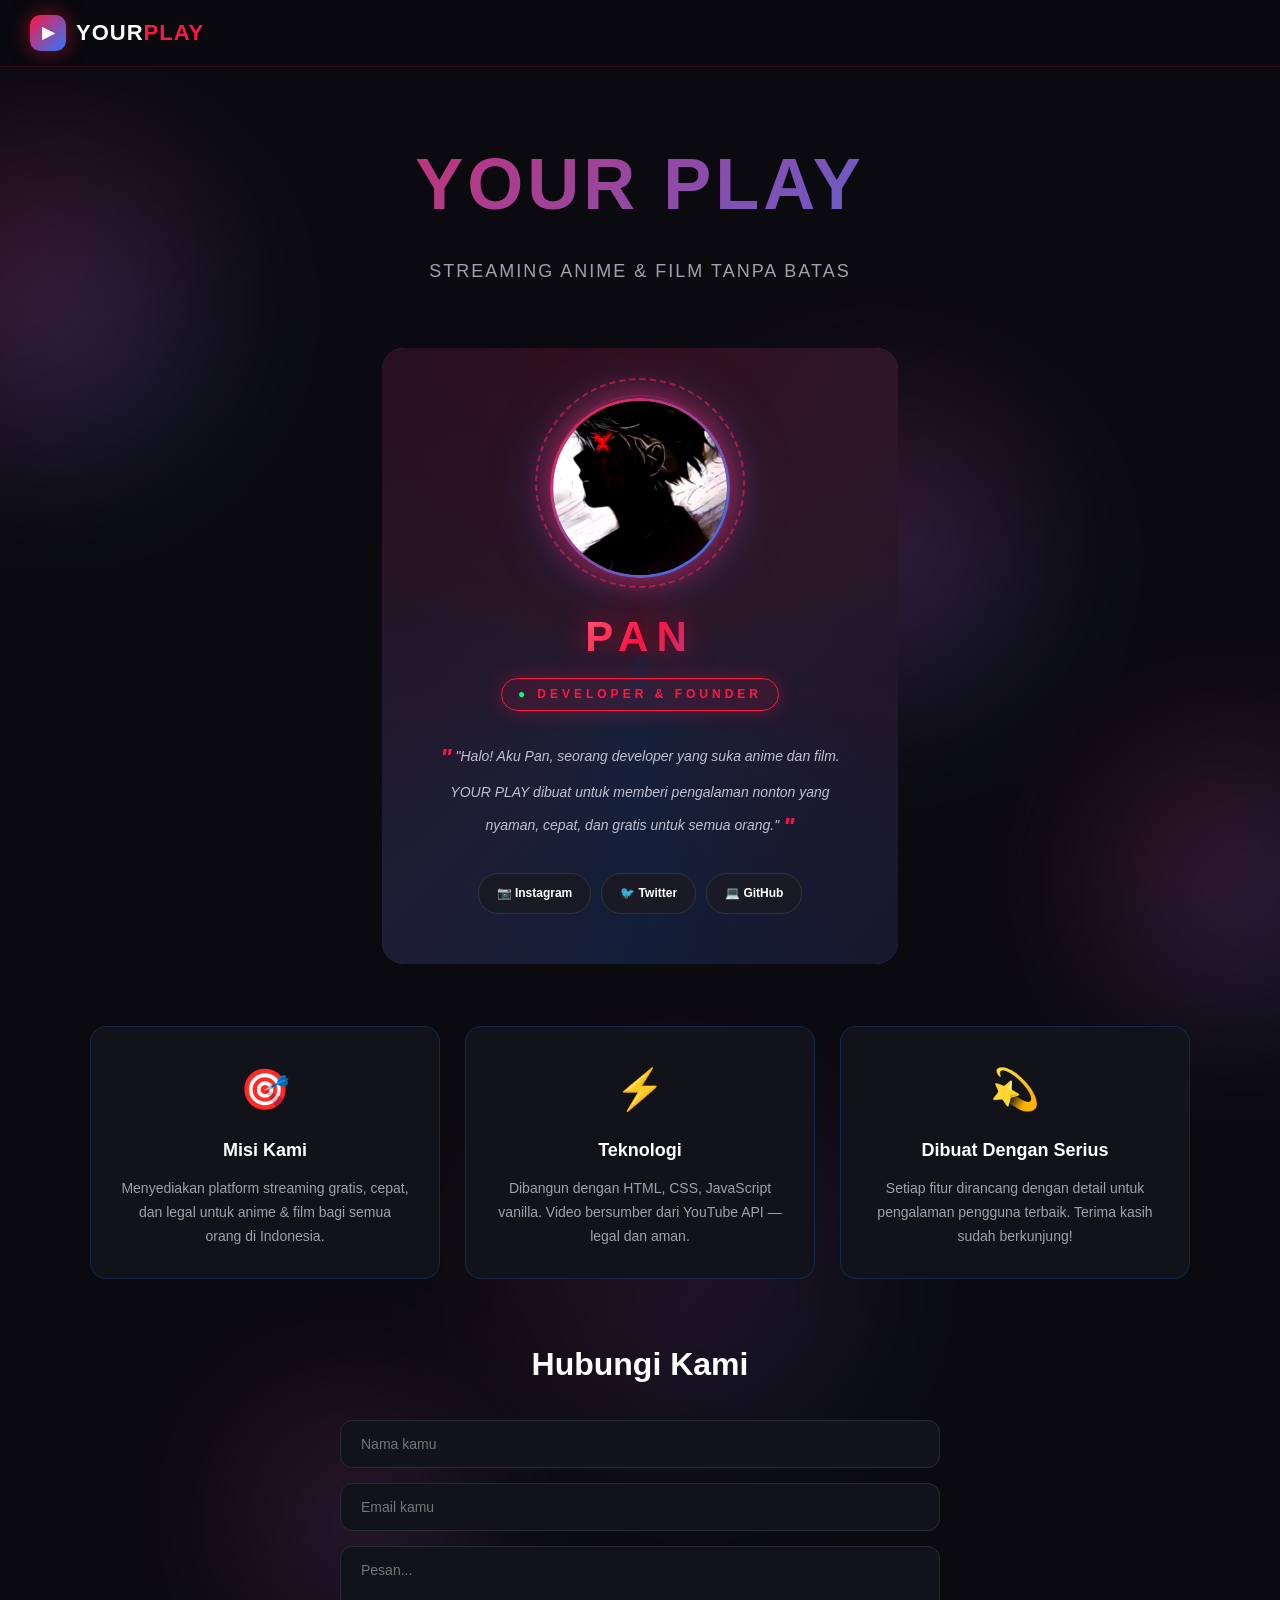
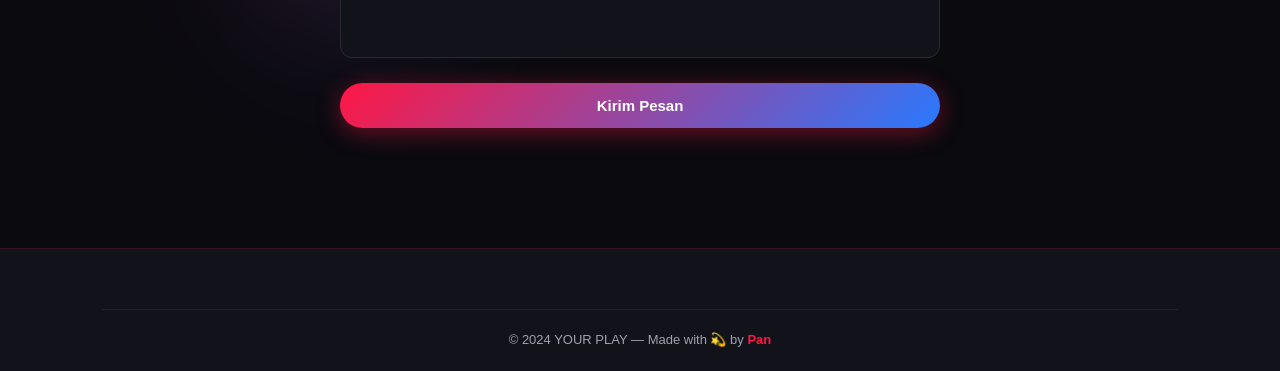
<file: about.html>
<!DOCTYPE html>
<html lang="id">
<head>
<meta charset="UTF-8">
<title>About - YOUR PLAY</title>
<link rel="stylesheet" href="css/style.css">
</head>
<body>

<nav class="navbar">
  <div class="nav-left">
    <div class="logo" onclick="location.href='index.html'">
      <div class="logo-icon">▶</div>
      <span>YOUR<span class="accent">PLAY</span></span>
    </div>
  </div>
</nav>

<main class="about-page">

  <div class="about-bg">
    <div class="particle p1"></div>
    <div class="particle p2"></div>
    <div class="particle p3"></div>
    <div class="particle p4"></div>
    <div class="particle p5"></div>
  </div>

  <div class="about-hero">
    <h1 class="glitch" data-text="YOUR PLAY">YOUR PLAY</h1>
    <p class="about-tagline">Streaming Anime & Film Tanpa Batas</p>
  </div>

  <!-- CREATOR CARD ANIMASI PAN -->
  <div class="creator-section">
    <div class="creator-card">
      <div class="creator-glow"></div>
      <!-- FOTO CREATOR KAMU - GANTI creator.jpg NANTI -->
      <div class="creator-photo">
        <img src="assets/creator.png" alt="Pan" onerror="this.style.display='none';this.parentElement.innerHTML='<div class=\'creator-placeholder\'>P</div>'">
      </div>
      <div class="creator-ring"></div>
      <h2 class="creator-name">PAN</h2>
      <p class="creator-role">Developer & Founder</p>
      <p class="creator-bio">
        "Halo! Aku Pan, seorang developer yang suka anime dan film. 
        YOUR PLAY dibuat untuk memberi pengalaman nonton yang nyaman, 
        cepat, dan gratis untuk semua orang."
      </p>
      <div class="creator-socials">
        <a href="#" class="social-btn">📷 Instagram</a>
        <a href="#" class="social-btn">🐦 Twitter</a>
        <a href="#" class="social-btn">💻 GitHub</a>
      </div>
    </div>
  </div>

  <div class="about-info">
    <div class="info-card">
      <div class="info-icon">🎯</div>
      <h3>Misi Kami</h3>
      <p>Menyediakan platform streaming gratis, cepat, dan legal untuk anime & film bagi semua orang di Indonesia.</p>
    </div>
    <div class="info-card">
      <div class="info-icon">⚡</div>
      <h3>Teknologi</h3>
      <p>Dibangun dengan HTML, CSS, JavaScript vanilla. Video bersumber dari YouTube API — legal dan aman.</p>
    </div>
    <div class="info-card">
      <div class="info-icon">💫</div>
      <h3>Dibuat Dengan Serius</h3>
      <p>Setiap fitur dirancang dengan detail untuk pengalaman pengguna terbaik. Terima kasih sudah berkunjung!</p>
    </div>
  </div>

  <div class="contact-section">
    <h2>Hubungi Kami</h2>
    <form class="contact-form" onsubmit="event.preventDefault();alert('Pesan terkirim! Terima kasih 🙏')">
      <input type="text" placeholder="Nama kamu" required>
      <input type="email" placeholder="Email kamu" required>
      <textarea placeholder="Pesan..." rows="5" required></textarea>
      <button type="submit" class="btn-primary">Kirim Pesan</button>
    </form>
  </div>

</main>

<footer>
  <div class="footer-bottom">
    <p>© 2024 YOUR PLAY — Made with 💫 by <span class="accent">Pan</span></p>
  </div>
</footer>

</body>
</html>
</file>
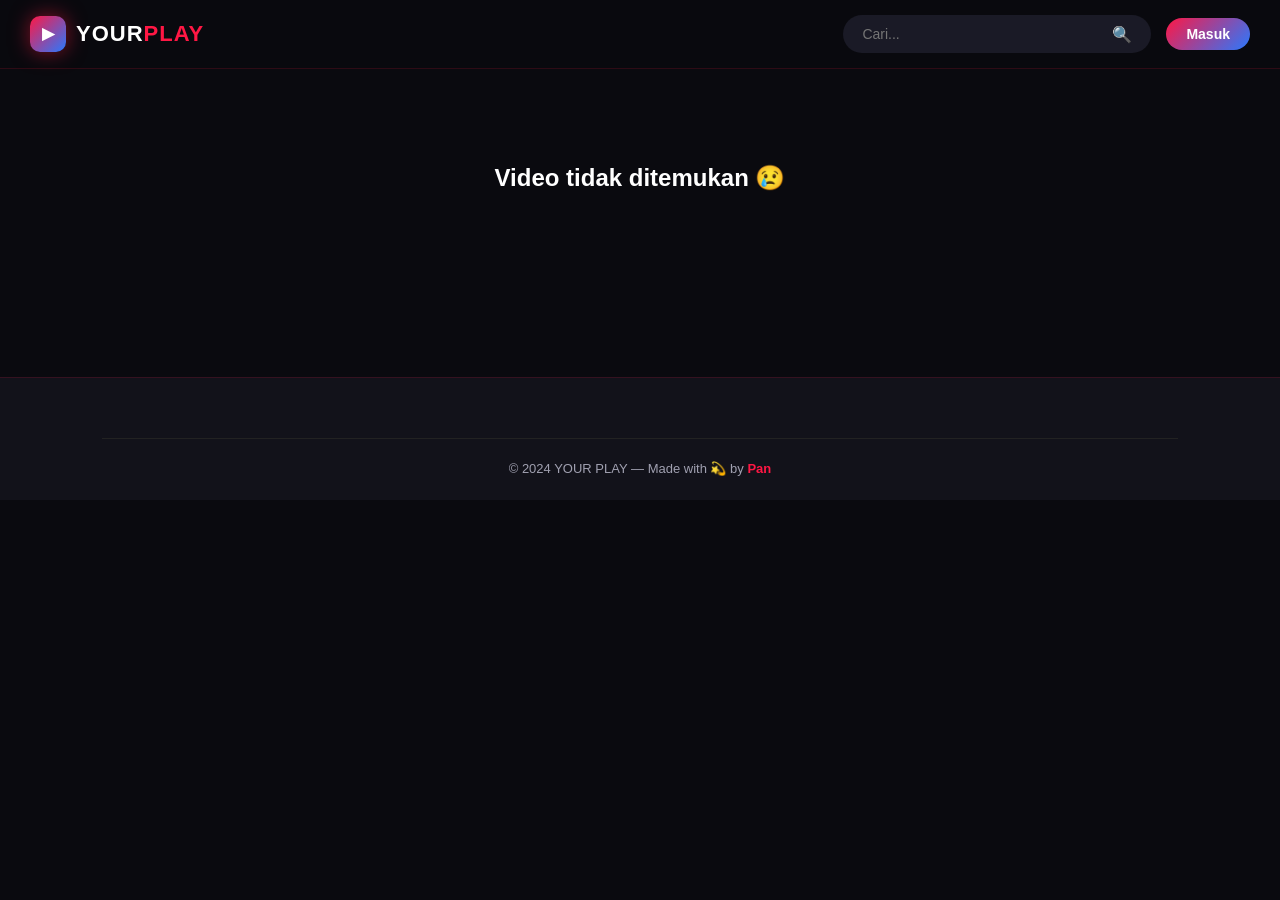
<file: detail.html>
<!DOCTYPE html>
<html lang="id">
<head>
<meta charset="UTF-8">
<meta name="viewport" content="width=device-width, initial-scale=1.0">
<title>Detail Video - YOUR PLAY</title>
<link rel="stylesheet" href="css/style.css">
</head>
<body>

<nav class="navbar">
  <div class="nav-left">
    <div class="logo" onclick="location.href='index.html'">
      <div class="logo-icon">▶</div>
      <span>YOUR<span class="accent">PLAY</span></span>
    </div>
  </div>
  <div class="nav-right">
    <div class="search-box">
      <input type="text" id="searchInput" placeholder="Cari...">
      <button onclick="location.href='index.html'">🔍</button>
    </div>
    <div id="userArea"></div>
  </div>
</nav>

<main class="container detail-page">
  <div class="detail-layout">
    <div class="detail-main">
      <!-- PLAYER EMBED YOUTUBE -->
      <div class="player-container">
        <iframe id="ytPlayer" src="" frameborder="0" allowfullscreen
          allow="accelerometer; autoplay; clipboard-write; encrypted-media; gyroscope; picture-in-picture"></iframe>
      </div>

      <div class="detail-info">
        <h1 id="videoTitle">Loading...</h1>
        <div class="detail-meta">
          <span id="videoViews">👁 - views</span>
          <span id="videoYear">📅 -</span>
          <span id="videoRating">⭐ -</span>
          <span id="videoGenre" class="genre-tag">-</span>
        </div>

        <div class="detail-actions">
          <button class="action-btn" onclick="toggleWatchlist()" id="watchlistBtn">+ Tambah ke Watchlist</button>
          <button class="action-btn">👍 Suka</button>
          <button class="action-btn" onclick="shareVideo()">🔗 Bagikan</button>
        </div>

        <div class="detail-desc">
          <h3>Deskripsi</h3>
          <p id="videoDesc">-</p>
        </div>
      </div>
    </div>

    <aside class="detail-sidebar">
      <h3>Rekomendasi</h3>
      <div id="relatedList"></div>
    </aside>
  </div>
</main>

<footer>
  <div class="footer-bottom">
    <p>© 2024 YOUR PLAY — Made with 💫 by <span class="accent">Pan</span></p>
  </div>
</footer>

<script src="js/data.js"></script>
<script src="js/auth.js"></script>
<script src="js/app.js"></script>
<script>
  loadDetail();
</script>
</body>
</html>
</file>
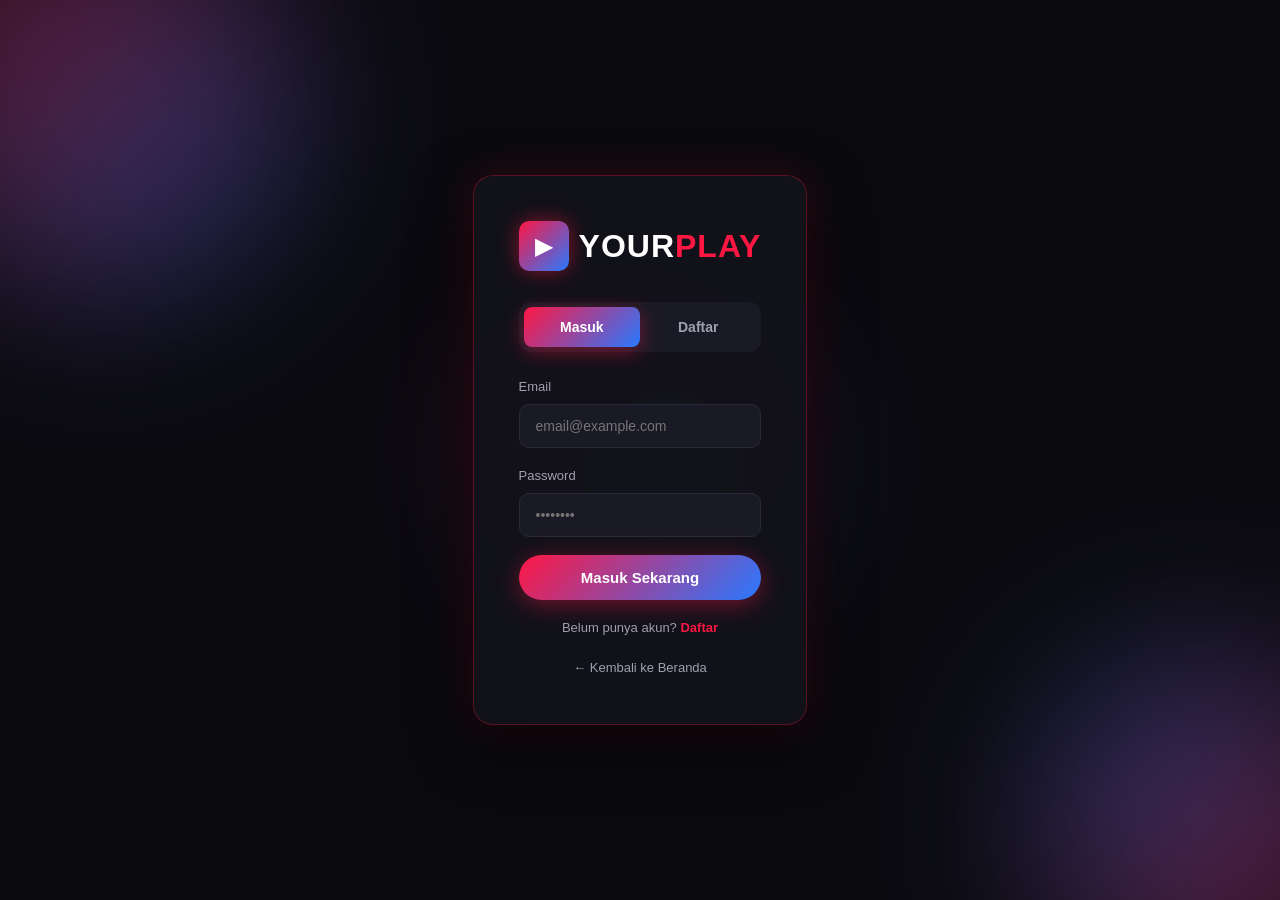
<file: login.html>
<!DOCTYPE html>
<html lang="id">
<head>
<meta charset="UTF-8">
<title>Login - YOUR PLAY</title>
<link rel="stylesheet" href="css/style.css">
</head>
<body class="auth-body">

<div class="auth-container">
  <div class="auth-bg-anim">
    <div class="floating-shape s1"></div>
    <div class="floating-shape s2"></div>
    <div class="floating-shape s3"></div>
  </div>

  <div class="auth-card">
    <div class="logo big">
      <div class="logo-icon">▶</div>
      <span>YOUR<span class="accent">PLAY</span></span>
    </div>

    <div class="auth-tabs">
      <button class="active" onclick="switchTab('login')">Masuk</button>
      <button onclick="switchTab('register')">Daftar</button>
    </div>

    <form id="loginForm" class="auth-form" onsubmit="handleLogin(event)">
      <div class="input-group">
        <label>Email</label>
        <input type="email" id="loginEmail" required placeholder="email@example.com">
      </div>
      <div class="input-group">
        <label>Password</label>
        <input type="password" id="loginPass" required placeholder="••••••••">
      </div>
      <button type="submit" class="btn-primary full">Masuk Sekarang</button>
      <p class="auth-note">Belum punya akun? <a onclick="switchTab('register')">Daftar</a></p>
    </form>

    <form id="registerForm" class="auth-form hidden" onsubmit="handleRegister(event)">
      <div class="input-group">
        <label>Nama Lengkap</label>
        <input type="text" id="regName" required placeholder="Nama kamu">
      </div>
      <div class="input-group">
        <label>Email</label>
        <input type="email" id="regEmail" required placeholder="email@example.com">
      </div>
      <div class="input-group">
        <label>Password</label>
        <input type="password" id="regPass" required placeholder="Min 6 karakter" minlength="6">
      </div>
      <button type="submit" class="btn-primary full">Buat Akun</button>
      <p class="auth-note">Sudah punya akun? <a onclick="switchTab('login')">Masuk</a></p>
    </form>

    <a href="index.html" class="back-home">← Kembali ke Beranda</a>
  </div>
</div>

<script src="js/auth.js"></script>
<script>
  function switchTab(tab) {
    document.querySelectorAll('.auth-tabs button').forEach(b => b.classList.remove('active'));
    if (tab === 'login') {
      document.querySelectorAll('.auth-tabs button')[0].classList.add('active');
      document.getElementById('loginForm').classList.remove('hidden');
      document.getElementById('registerForm').classList.add('hidden');
    } else {
      document.querySelectorAll('.auth-tabs button')[1].classList.add('active');
      document.getElementById('registerForm').classList.remove('hidden');
      document.getElementById('loginForm').classList.add('hidden');
    }
  }
</script>
</body>
</html>
</file>
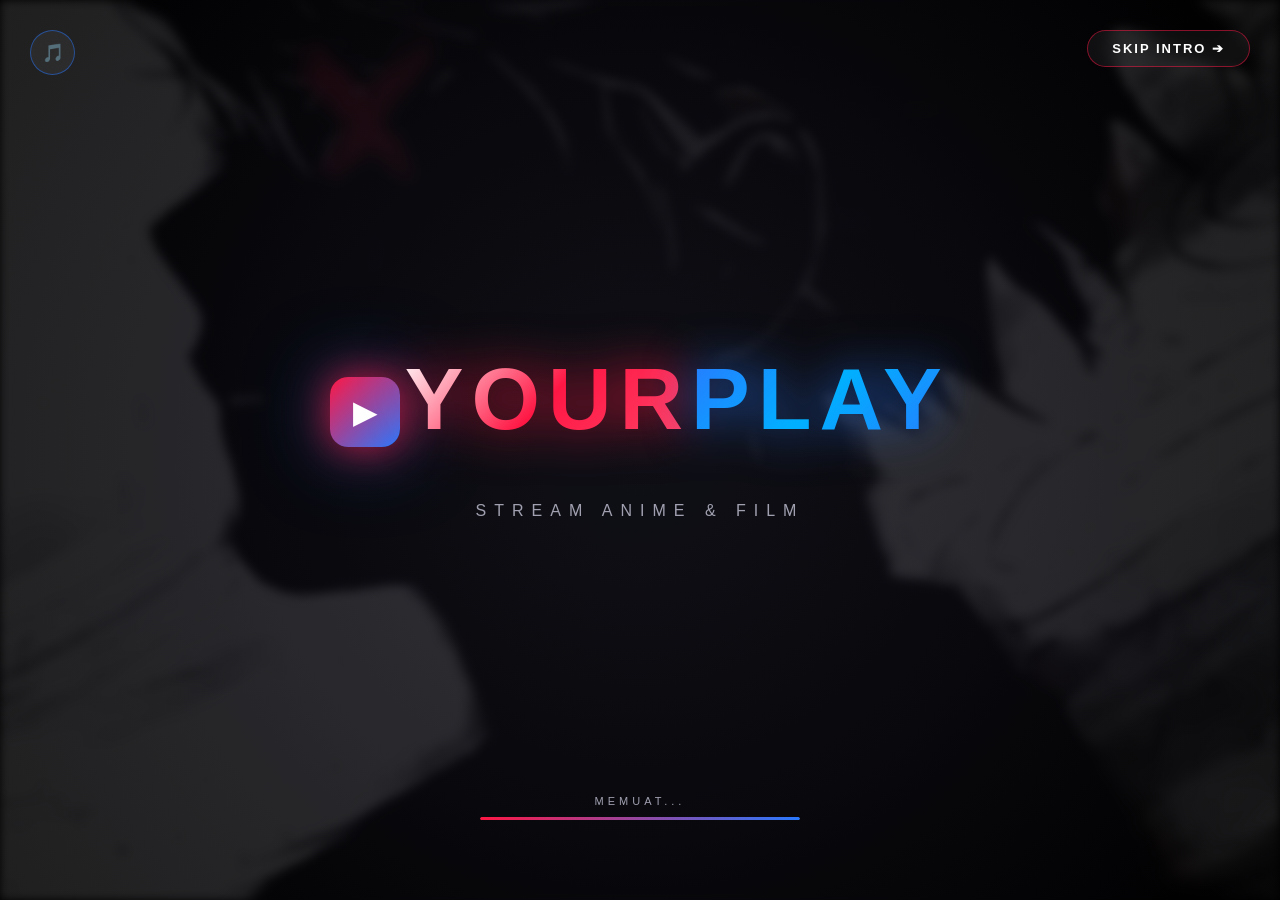
<file: opening.html>
<!DOCTYPE html>
<html lang="id">
<head>
<meta charset="UTF-8">
<meta name="viewport" content="width=device-width, initial-scale=1.0">
<title>YOUR PLAY</title>
<style>
  * {
    margin: 0;
    padding: 0;
    box-sizing: border-box;
    font-family: 'Poppins', 'Segoe UI', sans-serif;
  }
  html, body {
    width: 100%;
    height: 100%;
    overflow: hidden;
    background: #000;
    cursor: pointer;
  }

  /* ===== STAGE ===== */
  .stage {
    position: fixed;
    inset: 0;
    display: flex;
    align-items: center;
    justify-content: center;
    background: radial-gradient(circle at center, #12121a 0%, #0a0a0f 50%, #000 100%);
    overflow: hidden;
    transition: background 1s;
  }
  /* Theme Variations */
  .stage.theme-ice { background: radial-gradient(circle at center, #0a1220, #060a15, #000); }
  .stage.theme-fire { background: radial-gradient(circle at center, #1a0808, #0f0404, #000); }
  .stage.theme-purple { background: radial-gradient(circle at center, #140a1f, #0a0510, #000); }

  /* ===== BACKGROUND PARTICLES ===== */
  .particles {
    position: absolute;
    inset: 0;
    pointer-events: none;
    z-index: 2;
  }
  .particle {
    position: absolute;
    width: 3px;
    height: 3px;
    border-radius: 50%;
    background: #ff1744;
    box-shadow: 0 0 10px #ff1744, 0 0 20px #ff1744;
    opacity: 0;
    animation: particleFloat 8s infinite linear;
  }
  .particle.blue {
    background: #2979ff;
    box-shadow: 0 0 10px #2979ff, 0 0 20px #2979ff;
  }
  @keyframes particleFloat {
    0% {
      opacity: 0;
      transform: translateY(100vh) scale(0);
    }
    10% { opacity: 1; }
    90% { opacity: 1; }
    100% {
      opacity: 0;
      transform: translateY(-100px) scale(1);
    }
  }

  /* ===== SPEED LINES ===== */
  .speed-lines {
    position: absolute;
    inset: 0;
    pointer-events: none;
    opacity: 0;
    animation: speedLinesShow 1.5s 0.3s forwards;
    z-index: 3;
  }
  @keyframes speedLinesShow {
    to { opacity: 1; }
  }
  .speed-line {
    position: absolute;
    height: 1px;
    background: linear-gradient(90deg, transparent, #ff1744, transparent);
    animation: speedLineMove 1.5s infinite linear;
  }
  @keyframes speedLineMove {
    from { transform: translateX(-100%); }
    to { transform: translateX(100vw); }
  }

  /* ===== LOGO CONTAINER ===== */
  .logo-container {
    position: relative;
    z-index: 10;
    text-align: center;
    animation: logoEntrance 1.5s cubic-bezier(0.2, 0.9, 0.4, 1.1) forwards;
    opacity: 0;
    transform: scale(0.3);
  }
  @keyframes logoEntrance {
    0% {
      opacity: 0;
      transform: scale(0.3) rotateY(90deg);
      filter: blur(20px);
    }
    60% {
      opacity: 1;
      transform: scale(1.15) rotateY(0);
      filter: blur(0);
    }
    100% {
      opacity: 1;
      transform: scale(1) rotateY(0);
    }
  }

  /* ===== LOGO TEXT ===== */
  .logo-main {
    font-size: 88px;
    font-weight: 900;
    letter-spacing: 8px;
    line-height: 1;
    position: relative;
    display: inline-block;
  }
  .logo-your {
    background: linear-gradient(135deg, #fff 0%, #ff1744 50%, #ff4569 100%);
    -webkit-background-clip: text;
    -webkit-text-fill-color: transparent;
    background-clip: text;
    filter: drop-shadow(0 0 25px rgba(255, 23, 68, 0.8));
    animation: yourGlow 2s infinite alternate;
  }
  .logo-play {
    background: linear-gradient(135deg, #2979ff 0%, #00b0ff 50%, #2979ff 100%);
    -webkit-background-clip: text;
    -webkit-text-fill-color: transparent;
    background-clip: text;
    filter: drop-shadow(0 0 25px rgba(41, 121, 255, 0.8));
    animation: playGlow 2s 0.3s infinite alternate;
  }
  @keyframes yourGlow {
    from { filter: drop-shadow(0 0 20px rgba(255, 23, 68, 0.6)); }
    to { filter: drop-shadow(0 0 40px rgba(255, 23, 68, 1)); }
  }
  @keyframes playGlow {
    from { filter: drop-shadow(0 0 20px rgba(41, 121, 255, 0.6)); }
    to { filter: drop-shadow(0 0 40px rgba(41, 121, 255, 1)); }
  }

  /* ===== PLAY ICON ===== */
  .logo-icon-big {
    display: inline-flex;
    align-items: center;
    justify-content: center;
    width: 70px;
    height: 70px;
    border-radius: 18px;
    background: linear-gradient(135deg, #ff1744, #2979ff);
    font-size: 32px;
    color: #fff;
    margin-bottom: 25px;
    box-shadow: 0 0 40px rgba(255, 23, 68, 0.8),
                0 0 80px rgba(41, 121, 255, 0.5);
    animation: iconPulse 1.5s infinite alternate;
    vertical-align: middle;
  }
  @keyframes iconPulse {
    from { transform: scale(1) rotate(0); box-shadow: 0 0 30px rgba(255, 23, 68, 0.6); }
    to { transform: scale(1.1) rotate(5deg); box-shadow: 0 0 60px rgba(41, 121, 255, 1); }
  }

  /* ===== TAGLINE ===== */
  .tagline {
    margin-top: 30px;
    font-size: 16px;
    letter-spacing: 8px;
    text-transform: uppercase;
    color: #a0a0b0;
    opacity: 0;
    animation: taglineIn 1s 1.8s forwards;
  }
  @keyframes taglineIn {
    from {
      opacity: 0;
      letter-spacing: 20px;
      filter: blur(10px);
    }
    to {
      opacity: 1;
      letter-spacing: 8px;
      filter: blur(0);
    }
  }

/* ===== RANDOM QUOTE ===== */
#quoteText {
  margin-top: 25px;
  font-size: 13px;
  font-style: italic;
  letter-spacing: 2px;
  text-transform: none;
  color: #ff6699;
  text-shadow: 0 0 15px rgba(255, 23, 68, 0.6);
  opacity: 0;
  animation: quoteIn 1s 2.2s forwards;
  padding: 0 20px;
  max-width: 90vw;
  line-height: 1.6;
}
@keyframes quoteIn {
  from { opacity: 0; transform: translateY(15px); filter: blur(8px); }
  to   { opacity: 1; transform: translateY(0);    filter: blur(0); }
}

  /* ===== PRESENTED BY PAN TEXT ===== */
  .presented-by {
    position: absolute;
    top: 50%;
    left: 50%;
    transform: translate(-50%, -50%);
    z-index: 12;
    text-align: center;
    opacity: 0;
    pointer-events: none;
    animation: presentedIn 2.5s 0.4s forwards;
    white-space: nowrap;
  }
  @keyframes presentedIn {
    0% {
      opacity: 0;
      transform: translate(-50%, -50%) scale(0.5);
      filter: blur(30px);
    }
    20% {
      opacity: 1;
      transform: translate(-50%, -50%) scale(1);
      filter: blur(0);
    }
    70% {
      opacity: 1;
      transform: translate(-50%, -50%) scale(1);
      filter: blur(0);
    }
    100% {
      opacity: 0;
      transform: translate(-50%, -50%) scale(1.3);
      filter: blur(10px);
    }
  }
  .presented-label {
    display: block;
    font-size: 14px;
    letter-spacing: 10px;
    color: #ff1744;
    text-transform: uppercase;
    margin-bottom: 15px;
    font-weight: 600;
    text-shadow: 0 0 20px rgba(255, 23, 68, 0.8);
  }
  .presented-name {
    display: block;
    font-size: 72px;
    font-weight: 900;
    letter-spacing: 15px;
    background: linear-gradient(135deg, #ff1744 0%, #fff 50%, #2979ff 100%);
    -webkit-background-clip: text;
    -webkit-text-fill-color: transparent;
    background-clip: text;
    filter: drop-shadow(0 0 30px rgba(255, 23, 68, 0.9));
    animation: nameShake 0.4s 0.6s 2;
  }
  @keyframes nameShake {
    0%, 100% { transform: translateX(0); }
    25% { transform: translateX(-8px); }
    75% { transform: translateX(8px); }
  }
  .presented-line {
    display: block;
    width: 200px;
    height: 2px;
    margin: 20px auto 0;
    background: linear-gradient(90deg, transparent, #ff1744, #2979ff, transparent);
    box-shadow: 0 0 20px rgba(255, 23, 68, 0.8);
    animation: lineExpand 1s 1s forwards;
    transform: scaleX(0);
  }
  @keyframes lineExpand {
    to { transform: scaleX(1); }
  }

  /* ===== PAN SILHOUETTE ===== */
  .pan-reveal {
    position: absolute;
    inset: 0;
    z-index: 5;
    display: flex;
    align-items: center;
    justify-content: center;
    opacity: 0;
    pointer-events: none;
    animation: panReveal 3.5s 0.8s forwards;
  }
  @keyframes panReveal {
    0% {
      opacity: 0;
      transform: scale(1.5);
      filter: blur(40px) brightness(3);
    }
    30% {
      opacity: 0.35;
      transform: scale(1.2);
      filter: blur(20px) brightness(1.5);
    }
    60% {
      opacity: 0.15;
      transform: scale(1);
      filter: blur(10px) brightness(1);
    }
    100% {
      opacity: 0.12;
      transform: scale(1);
      filter: blur(5px);
    }
  }
  .pan-reveal img {
    width: 100vw;
    height: 100vh;
    object-fit: cover;
    filter: contrast(1.3) saturate(0.5) hue-rotate(-10deg);
    mix-blend-mode: screen;
  }

  /* ===== RED X EFFECT ===== */
  .red-x {
    position: absolute;
    top: 50%;
    left: 50%;
    width: 200px;
    height: 200px;
    transform: translate(-50%, -50%);
    z-index: 6;
    opacity: 0;
    pointer-events: none;
    animation: redXFlash 0.8s 0.6s ease-out forwards;
  }
  .red-x::before,
  .red-x::after {
    content: '';
    position: absolute;
    top: 50%;
    left: 50%;
    width: 200px;
    height: 6px;
    background: #ff1744;
    box-shadow: 0 0 30px #ff1744, 0 0 60px #ff1744;
    border-radius: 3px;
  }
  .red-x::before {
    transform: translate(-50%, -50%) rotate(45deg);
    animation: slashLeft 0.4s 0.6s ease-out forwards;
  }
  .red-x::after {
    transform: translate(-50%, -50%) rotate(-45deg);
    animation: slashRight 0.4s 0.7s ease-out forwards;
  }
  @keyframes redXFlash {
    0% { opacity: 0; transform: translate(-50%, -50%) scale(0.5); }
    50% { opacity: 1; transform: translate(-50%, -50%) scale(1.2); }
    100% { opacity: 0; transform: translate(-50%, -50%) scale(1.8); }
  }

  /* ===== SHOCKWAVE ===== */
  .shockwave {
    position: absolute;
    top: 50%;
    left: 50%;
    width: 100px;
    height: 100px;
    border-radius: 50%;
    border: 3px solid #ff1744;
    transform: translate(-50%, -50%) scale(0);
    z-index: 4;
    opacity: 0;
    animation: shockwave 2s 0.8s ease-out forwards;
  }
  .shockwave.blue {
    border-color: #2979ff;
    animation-delay: 1s;
  }
  @keyframes shockwave {
    0% {
      opacity: 1;
      transform: translate(-50%, -50%) scale(0);
      border-width: 8px;
    }
    100% {
      opacity: 0;
      transform: translate(-50%, -50%) scale(15);
      border-width: 1px;
    }
  }

  /* ===== FLASH OVERLAY ===== */
  .flash {
    position: absolute;
    inset: 0;
    background: #fff;
    z-index: 20;
    opacity: 0;
    pointer-events: none;
    animation: flashEffect 0.3s 0.9s ease-out;
  }
  @keyframes flashEffect {
    0% { opacity: 0; }
    50% { opacity: 0.8; }
    100% { opacity: 0; }
  }

  /* ===== LOADING BAR ===== */
  .loading-wrap {
    position: absolute;
    bottom: 80px;
    left: 50%;
    transform: translateX(-50%);
    z-index: 15;
    width: 320px;
    opacity: 0;
    animation: loadingIn 0.5s 2.5s forwards;
  }
  @keyframes loadingIn {
    to { opacity: 1; }
  }
  .loading-text {
    color: #a0a0b0;
    font-size: 11px;
    letter-spacing: 4px;
    text-transform: uppercase;
    margin-bottom: 10px;
    text-align: center;
    transition: opacity 0.3s;
  }
  .loading-bar {
    width: 100%;
    height: 3px;
    background: rgba(255, 255, 255, 0.1);
    border-radius: 2px;
    overflow: hidden;
    position: relative;
  }
  .loading-fill {
    height: 100%;
    width: 0;
    background: linear-gradient(90deg, #ff1744, #2979ff, #ff1744);
    background-size: 200% 100%;
    border-radius: 2px;
    animation: loadingFill 2s 2.5s cubic-bezier(0.4, 0, 0.2, 1) forwards,
               loadingShimmer 1.5s infinite linear;
    box-shadow: 0 0 15px rgba(255, 23, 68, 0.8);
  }
  @keyframes loadingFill {
    to { width: 100%; }
  }
  @keyframes loadingShimmer {
    to { background-position: -200% 0; }
  }

  /* ===== SKIP BUTTON ===== */
  .skip-btn {
    position: absolute;
    top: 30px;
    right: 30px;
    z-index: 25;
    padding: 10px 24px;
    background: rgba(255, 255, 255, 0.05);
    border: 1px solid rgba(255, 23, 68, 0.5);
    border-radius: 25px;
    color: #fff;
    font-size: 13px;
    letter-spacing: 2px;
    cursor: pointer;
    opacity: 0;
    transition: all 0.3s ease;
    backdrop-filter: blur(10px);
    font-weight: 600;
    animation: skipIn 0.5s 1.5s forwards;
  }
  @keyframes skipIn {
    to { opacity: 1; }
  }
  .skip-btn:hover {
    background: rgba(255, 23, 68, 0.3);
    border-color: #ff1744;
    box-shadow: 0 0 25px rgba(255, 23, 68, 0.6);
    transform: scale(1.05);
  }

  /* ===== MUSIC BUTTON ===== */
  .music-btn {
    position: absolute;
    top: 30px;
    left: 30px;
    z-index: 25;
    width: 45px;
    height: 45px;
    border-radius: 50%;
    background: rgba(255, 255, 255, 0.05);
    border: 1px solid rgba(41, 121, 255, 0.5);
    color: #fff;
    font-size: 18px;
    cursor: pointer;
    display: flex;
    align-items: center;
    justify-content: center;
    transition: all 0.3s ease;
    backdrop-filter: blur(10px);
    opacity: 0;
    animation: skipIn 0.5s 2s forwards;
  }
  .music-btn:hover {
    background: rgba(41, 121, 255, 0.3);
    box-shadow: 0 0 25px rgba(41, 121, 255, 0.6);
    transform: scale(1.1);
  }
  .music-btn.muted::after {
    content: '';
    position: absolute;
    width: 30px;
    height: 2px;
    background: #ff1744;
    transform: rotate(-45deg);
    box-shadow: 0 0 10px #ff1744;
  }

  /* ===== FADE OUT EXIT ===== */
  .stage.exit {
    animation: stageExit 0.8s ease-in forwards;
  }
  @keyframes stageExit {
    0% {
      opacity: 1;
      transform: scale(1);
      filter: brightness(1);
    }
    40% {
      opacity: 1;
      transform: scale(1.05);
      filter: brightness(2);
    }
    100% {
      opacity: 0;
      transform: scale(1.2);
      filter: brightness(0);
    }
  }

  /* ===== MOBILE ===== */
  @media (max-width: 768px) {
    .logo-main { font-size: 48px; letter-spacing: 4px; }
    .logo-icon-big { width: 50px; height: 50px; font-size: 22px; }
    .tagline { font-size: 11px; letter-spacing: 4px; }
    .loading-wrap { width: 240px; bottom: 60px; }
    .skip-btn { top: 20px; right: 20px; padding: 8px 18px; font-size: 11px; }
    .red-x::before, .red-x::after { width: 140px; height: 4px; }
    .presented-name { font-size: 40px; letter-spacing: 8px; }
    .presented-label { font-size: 10px; letter-spacing: 5px; }
    .music-btn { top: 20px; left: 20px; width: 38px; height: 38px; font-size: 15px; }
  }
</style>
</head>
<body>

<div class="stage" id="stage">

  <!-- Particles -->
  <div class="particles" id="particles"></div>

  <!-- Speed Lines -->
  <div class="speed-lines" id="speedLines"></div>

  <!-- Pan Silhouette Reveal -->
  <div class="pan-reveal">
    <img src="assets/creator.png" alt="Pan">
  </div>

  <!-- Shockwaves -->
  <div class="shockwave"></div>
  <div class="shockwave blue"></div>

  <!-- Red X -->
  <div class="red-x"></div>

  <!-- Flash -->
  <div class="flash"></div>

  <!-- PRESENTED BY PAN -->
  <div class="presented-by">
    <span class="presented-label">Presented By</span>
    <span class="presented-name">PAN</span>
    <span class="presented-line"></span>
  </div>

  <!-- Logo -->
  <div class="logo-container">
    <div class="logo-icon-big">▶</div>
    <div class="logo-main">
      <span class="logo-your">YOUR</span><span class="logo-play">PLAY</span>
    </div>
    <div class="tagline">Stream Anime & Film</div>
    <div class="tagline" id="quoteText"></div>
  </div>

  <!-- Loading Bar -->
  <div class="loading-wrap">
    <div class="loading-text" id="loadingText">Memuat...</div>
    <div class="loading-bar">
      <div class="loading-fill"></div>
    </div>
  </div>

  <!-- Music Toggle -->
  <button class="music-btn" id="musicBtn" onclick="toggleMusic(event)" title="Toggle Musik">🎵</button>

  <!-- Skip Button -->
  <button class="skip-btn" onclick="skipIntro(event)">SKIP INTRO ➔</button>

</div>

<!-- ============ AUDIO ELEMENTS ============ -->
<!-- Background Music - ganti src dengan file mp3 kamu nanti -->
<audio id="bgMusic" loop preload="auto">
  <source src="assets/opening-music.mp3" type="audio/mpeg">
</audio>

<!-- Sound Effects (menggunakan Web Audio API untuk generate tone) -->
<script>
  // ============ WEB AUDIO API - SOUND EFFECTS ============
  let audioCtx = null;

  function initAudio() {
    if (!audioCtx) {
      audioCtx = new (window.AudioContext || window.webkitAudioContext)();
    }
    if (audioCtx.state === 'suspended') {
      audioCtx.resume();
    }
    return audioCtx;
  }

  // 🔥 BOOM SOUND (untuk logo entry)
  function playBoomSound() {
    try {
      const ctx = initAudio();
      const osc = ctx.createOscillator();
      const gain = ctx.createGain();
      const filter = ctx.createBiquadFilter();

      osc.type = 'sine';
      osc.frequency.setValueAtTime(120, ctx.currentTime);
      osc.frequency.exponentialRampToValueAtTime(30, ctx.currentTime + 0.8);

      filter.type = 'lowpass';
      filter.frequency.setValueAtTime(200, ctx.currentTime);
      filter.frequency.exponentialRampToValueAtTime(50, ctx.currentTime + 0.8);

      gain.gain.setValueAtTime(0.5, ctx.currentTime);
      gain.gain.exponentialRampToValueAtTime(0.001, ctx.currentTime + 0.8);

      osc.connect(filter);
      filter.connect(gain);
      gain.connect(ctx.destination);

      osc.start(ctx.currentTime);
      osc.stop(ctx.currentTime + 0.9);
    } catch(e) { console.log('Audio error:', e); }
  }

  // ⚡ SLASH SOUND (untuk Red X)
  function playSlashSound() {
    try {
      const ctx = initAudio();
      const osc = ctx.createOscillator();
      const gain = ctx.createGain();

      osc.type = 'sawtooth';
      osc.frequency.setValueAtTime(2000, ctx.currentTime);
      osc.frequency.exponentialRampToValueAtTime(200, ctx.currentTime + 0.3);

      gain.gain.setValueAtTime(0.15, ctx.currentTime);
      gain.gain.exponentialRampToValueAtTime(0.001, ctx.currentTime + 0.3);

      osc.connect(gain);
      gain.connect(ctx.destination);

      osc.start(ctx.currentTime);
      osc.stop(ctx.currentTime + 0.35);
    } catch(e) {}
  }

  // ✨ WHOOSH SOUND (untuk logo entry)
  function playWhooshSound() {
    try {
      const ctx = initAudio();
      const osc = ctx.createOscillator();
      const gain = ctx.createGain();
      const filter = ctx.createBiquadFilter();

      osc.type = 'sine';
      osc.frequency.setValueAtTime(80, ctx.currentTime);
      osc.frequency.exponentialRampToValueAtTime(800, ctx.currentTime + 0.5);
      osc.frequency.exponentialRampToValueAtTime(200, ctx.currentTime + 1);

      filter.type = 'bandpass';
      filter.frequency.setValueAtTime(500, ctx.currentTime);

      gain.gain.setValueAtTime(0.001, ctx.currentTime);
      gain.gain.linearRampToValueAtTime(0.2, ctx.currentTime + 0.2);
      gain.gain.exponentialRampToValueAtTime(0.001, ctx.currentTime + 1);

      osc.connect(filter);
      filter.connect(gain);
      gain.connect(ctx.destination);

      osc.start(ctx.currentTime);
      osc.stop(ctx.currentTime + 1.1);
    } catch(e) {}
  }

  // 💥 IMPACT SOUND (untuk shockwave)
  function playImpactSound() {
    try {
      const ctx = initAudio();
      const bufferSize = ctx.sampleRate * 0.3;
      const buffer = ctx.createBuffer(1, bufferSize, ctx.sampleRate);
      const data = buffer.getChannelData(0);

      for (let i = 0; i < bufferSize; i++) {
        data[i] = (Math.random() * 2 - 1) * Math.pow(1 - i / bufferSize, 3);
      }

      const source = ctx.createBufferSource();
      const gain = ctx.createGain();
      const filter = ctx.createBiquadFilter();

      source.buffer = buffer;
      filter.type = 'lowpass';
      filter.frequency.value = 400;

      gain.gain.setValueAtTime(0.3, ctx.currentTime);
      gain.gain.exponentialRampToValueAtTime(0.001, ctx.currentTime + 0.3);

      source.connect(filter);
      filter.connect(gain);
      gain.connect(ctx.destination);

      source.start(ctx.currentTime);
    } catch(e) {}
  }

  // 🎵 TYPING SOUND (untuk text effect)
  function playTypeSound() {
    try {
      const ctx = initAudio();
      const osc = ctx.createOscillator();
      const gain = ctx.createGain();

      osc.type = 'square';
      osc.frequency.value = 1200 + Math.random() * 400;

      gain.gain.setValueAtTime(0.03, ctx.currentTime);
      gain.gain.exponentialRampToValueAtTime(0.001, ctx.currentTime + 0.05);

      osc.connect(gain);
      gain.connect(ctx.destination);

      osc.start(ctx.currentTime);
      osc.stop(ctx.currentTime + 0.06);
    } catch(e) {}
  }

  // ============ BACKGROUND MUSIC ============
  const bgMusic = document.getElementById('bgMusic');
  let musicMuted = false;

  function tryPlayMusic() {
    bgMusic.volume = 0.4;
    const playPromise = bgMusic.play();
    if (playPromise !== undefined) {
      playPromise.catch(err => {
        console.log('Autoplay diblokir, user harus interaksi dulu:', err);
        // Coba mainkan setelah interaksi pertama
        document.addEventListener('click', function once() {
          bgMusic.play().catch(() => {});
          document.removeEventListener('click', once);
        }, { once: true });
      });
    }
  }

  function toggleMusic(e) {
    if (e) e.stopPropagation();
    musicMuted = !musicMuted;
    const btn = document.getElementById('musicBtn');
    if (musicMuted) {
      bgMusic.pause();
      btn.classList.add('muted');
      btn.innerHTML = '🔇';
    } else {
      bgMusic.play().catch(() => {});
      btn.classList.remove('muted');
      btn.innerHTML = '🎵';
    }
  }

  // ============ THEME VARIATION (Random tiap load) ============
  const themes = ['', 'theme-fire', 'theme-ice', 'theme-purple'];
  const randomTheme = themes[Math.floor(Math.random() * themes.length)];
  if (randomTheme) {
    document.getElementById('stage').classList.add(randomTheme);
    console.log('🎨 Theme:', randomTheme || 'default (red+blue)');
  }

  // ============ GENERATE PARTICLES ============
  const particlesEl = document.getElementById('particles');
  for (let i = 0; i < 40; i++) {
    const p = document.createElement('div');
    p.className = 'particle' + (Math.random() > 0.5 ? ' blue' : '');
    p.style.left = Math.random() * 100 + '%';
    p.style.animationDelay = Math.random() * 8 + 's';
    p.style.animationDuration = (5 + Math.random() * 5) + 's';
    const size = 2 + Math.random() * 3;
    p.style.width = size + 'px';
    p.style.height = size + 'px';
    particlesEl.appendChild(p);
  }

  // ============ GENERATE SPEED LINES ============
  const speedEl = document.getElementById('speedLines');
  for (let i = 0; i < 15; i++) {
    const line = document.createElement('div');
    line.className = 'speed-line';
    line.style.top = Math.random() * 100 + '%';
    line.style.width = (50 + Math.random() * 150) + 'px';
    line.style.opacity = 0.3 + Math.random() * 0.7;
    line.style.animationDelay = Math.random() * 1.5 + 's';
    line.style.animationDuration = (0.8 + Math.random() * 1.5) + 's';
    speedEl.appendChild(line);
  }

  // ============ SOUND EFFECTS TIMELINE ============
  // Mulai musik setelah interaksi pertama atau langsung coba
  window.addEventListener('load', () => {
    setTimeout(tryPlayMusic, 100);
  });

  // Slash sound pada 0.6s (Red X)
  setTimeout(playSlashSound, 600);

  // Boom sound pada 0.9s (flash)
  setTimeout(playBoomSound, 900);

  // Whoosh sound pada 1.0s (logo entry)
  setTimeout(playWhooshSound, 1000);

  // Impact sound pada 0.8s dan 1.0s (shockwaves)
  setTimeout(playImpactSound, 800);
  setTimeout(playImpactSound, 1000);

  // Type sound untuk "PRESENTED BY PAN" (sekitar 0.4-1.5s)
  for (let i = 0; i < 20; i++) {
    setTimeout(playTypeSound, 400 + i * 60);
  }

  // ============ LOADING TEXT SEQUENCE ============
  const loadingTexts = [
    'Memuat...',
    'Menghubungkan...',
    'Menyiapkan Video...',
    'Selamat Datang 🔥'
  ];
  let textIdx = 0;
  const textEl = document.getElementById('loadingText');
  const textTimer = setInterval(() => {
    textIdx++;
    if (textIdx < loadingTexts.length) {
      textEl.style.opacity = '0';
      setTimeout(() => {
        textEl.textContent = loadingTexts[textIdx];
        textEl.style.opacity = '1';
        playTypeSound();
      }, 200);
    }
  }, 1000);

/ ============ RANDOM ANIME QUOTE ============
  const quotes = [
    "「 Dreams are the fuel of reality. 」",
    "「 Believe in yourself, not the you who believes in me. 」",
    "「 Power comes in response to a need, not a desire. 」",
    "「 The world isn't perfect. But it's there for us. 」",
    "「 If you don't take risks, you can't create a future. 」",
    "「 Wake up to reality. Nothing ever goes as planned. 」",
    "「 I'm gonna be the King of the Pirates! 」",
    "「 Hard work is worthless for those that don't believe. 」"
  ];
  const randomQuote = quotes[Math.floor(Math.random() * quotes.length)];
  document.getElementById('quoteText').textContent = randomQuote;

  // ============ SKIP / AUTO REDIRECT ============
  let redirected = false;
  function skipIntro(e) {
    if (e) e.stopPropagation();
    if (redirected) return;
    redirected = true;
    clearInterval(textTimer);

    // Fade out music
    const fadeOut = setInterval(() => {
      if (bgMusic.volume > 0.05) {
        bgMusic.volume -= 0.05;
      } else {
        bgMusic.pause();
        clearInterval(fadeOut);
      }
    }, 50);

    const stage = document.getElementById('stage');
    stage.classList.add('exit');
    setTimeout(() => {
      window.location.href = 'index.html';
    }, 700);
  }

  // Auto redirect setelah opening selesai
  setTimeout(skipIntro, 5000);

  // Klik di mana saja untuk skip (kecuali tombol music & skip)
  document.addEventListener('click', (e) => {
    if (!e.target.closest('.skip-btn') && !e.target.closest('.music-btn')) {
      skipIntro();
    }
  });

  // Tekan tombol apapun untuk skip
  document.addEventListener('keydown', (e) => {
    if (e.key !== 'Escape') skipIntro();
  });
</script>

</body>
</html>
</file>
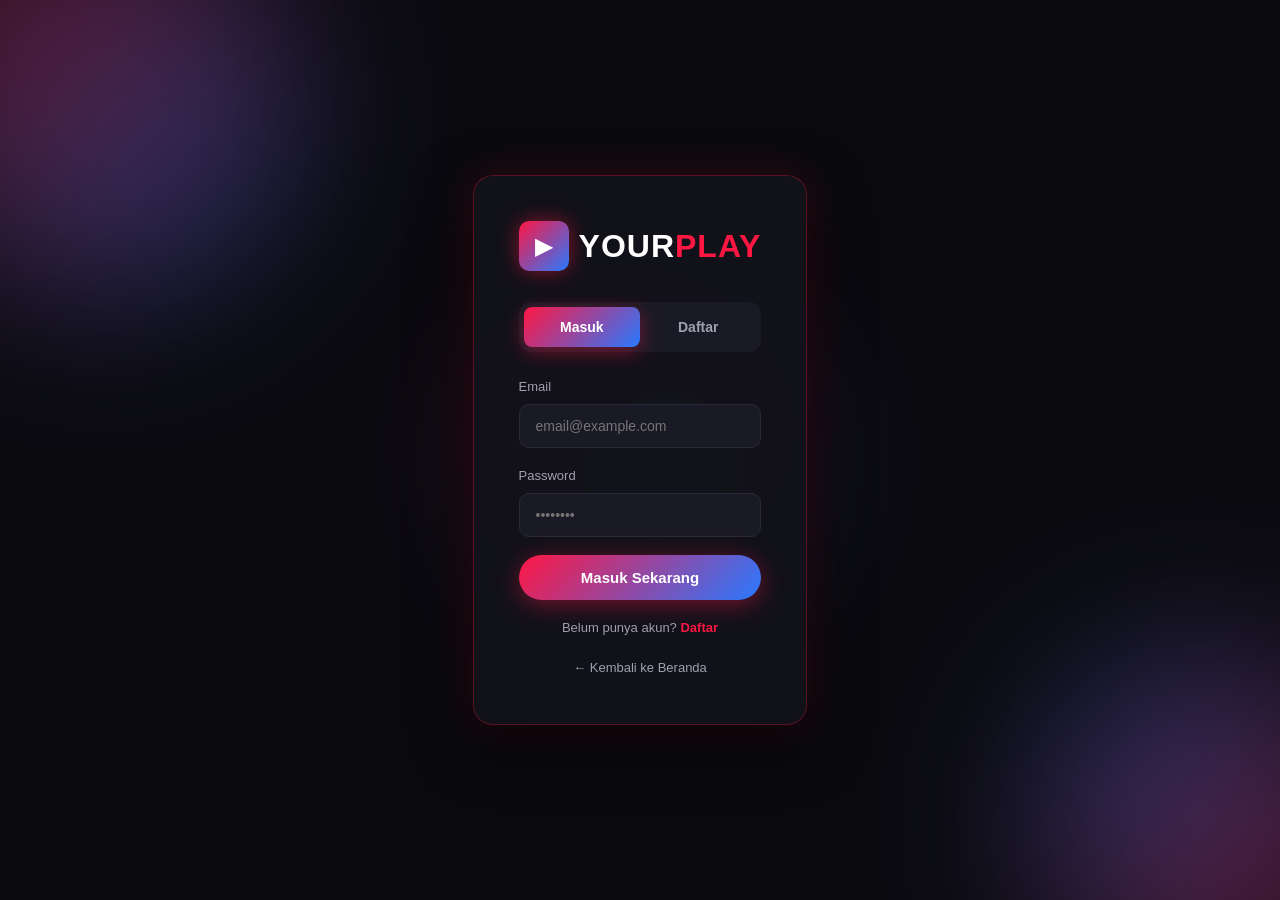
<file: profile.html>
<!DOCTYPE html>
<html lang="id">
<head>
<meta charset="UTF-8">
<title>Profil - YOUR PLAY</title>
<link rel="stylesheet" href="css/style.css">
</head>
<body>

<nav class="navbar">
  <div class="nav-left">
    <div class="logo" onclick="location.href='index.html'">
      <div class="logo-icon">▶</div>
      <span>YOUR<span class="accent">PLAY</span></span>
    </div>
  </div>
  <div class="nav-right">
    <div id="userArea"></div>
  </div>
</nav>

<main class="container profile-page">

  <div class="profile-header">
    <div class="profile-avatar" id="profileAvatar">P</div>
    <div class="profile-info">
      <h1 id="profileName">User</h1>
      <p id="profileEmail">email@example.com</p>
      <button class="btn-logout" onclick="logout()">Logout</button>
    </div>
  </div>

  <div class="profile-tabs">
    <button class="active" onclick="showTab('watchlist')">💾 Watchlist</button>
    <button onclick="showTab('history')">📜 Riwayat Tonton</button>
  </div>

  <div id="watchlistTab" class="tab-content">
    <div class="grid" id="watchlistGrid"></div>
  </div>

  <div id="historyTab" class="tab-content hidden">
    <div class="grid" id="historyGrid"></div>
  </div>

</main>

<footer>
  <div class="footer-bottom">
    <p>© 2024 YOUR PLAY — Made with 💫 by <span class="accent">Pan</span></p>
  </div>
</footer>

<script src="js/data.js"></script>
<script src="js/auth.js"></script>
<script src="js/app.js"></script>
<script>loadProfile();</script>
</body>
</html>
</file>
<file: css/style.css>
/* ===== RESET & ROOT ===== */
* { margin:0; padding:0; box-sizing:border-box; font-family:'Poppins',sans-serif; }
:root {
  --black:#0a0a0f;
  --black2:#12121a;
  --black3:#1a1a26;
  --red:#ff1744;
  --red2:#ff4569;
  --blue:#2979ff;
  --blue2:#00b0ff;
  --text:#fff;
  --text2:#a0a0b0;
  --grad: linear-gradient(135deg, var(--red), var(--blue));
}
html { scroll-behavior:smooth; }
body { background:var(--black); color:var(--text); overflow-x:hidden; line-height:1.6; }

/* ===== LOADER ===== */
.loader {
  position:fixed; inset:0; background:var(--black); z-index:9999;
  display:flex; flex-direction:column; align-items:center; justify-content:center;
  gap:25px; transition:0.8s;
}
.loader.hide { opacity:0; pointer-events:none; }
.loader-logo { font-size:42px; font-weight:800; letter-spacing:2px; }
.loader-logo span { color:var(--red); }
.loader-bar { width:250px; height:4px; background:var(--black3); border-radius:2px; overflow:hidden; }
.loader-fill {
  height:100%; width:0;
  background:var(--grad); border-radius:2px;
  animation:loadFill 1.8s ease forwards;
}
@keyframes loadFill { to { width:100%; } }

/* ===== NAVBAR ===== */
.navbar {
  position:sticky; top:0; z-index:100;
  display:flex; justify-content:space-between; align-items:center;
  padding:15px 30px;
  background:rgba(10,10,15,0.85);
  backdrop-filter:blur(15px);
  border-bottom:1px solid rgba(255,23,68,0.15);
  animation:slideDown 0.6s ease;
}
@keyframes slideDown { from{transform:translateY(-100%)} to{transform:translateY(0)} }

.nav-left { display:flex; align-items:center; gap:35px; }
.logo {
  display:flex; align-items:center; gap:10px;
  font-size:22px; font-weight:800; cursor:pointer; letter-spacing:1px;
  transition:0.3s;
}
.logo:hover { transform:scale(1.05); }
.logo span.accent, .logo .accent { color:var(--red); }
.logo-icon {
  width:36px; height:36px; border-radius:10px;
  background:var(--grad);
  display:flex; align-items:center; justify-content:center;
  font-size:16px; color:#fff;
  box-shadow:0 0 20px rgba(255,23,68,0.5);
  animation:pulseGlow 2s infinite alternate;
}
@keyframes pulseGlow {
  from { box-shadow:0 0 15px rgba(255,23,68,0.4); }
  to { box-shadow:0 0 30px rgba(41,121,255,0.7); }
}
.logo.big { font-size:32px; margin-bottom:30px; }
.logo.big .logo-icon { width:50px; height:50px; font-size:22px; }

.nav-menu {
  display:flex; gap:25px; list-style:none;
}
.nav-menu li {
  cursor:pointer; color:var(--text2); font-size:14px; font-weight:500;
  transition:0.3s; position:relative; padding:5px 0;
}
.nav-menu li:hover { color:var(--text); }
.nav-menu li::after {
  content:''; position:absolute; bottom:0; left:0; width:0; height:2px;
  background:var(--grad); transition:0.3s;
}
.nav-menu li:hover::after { width:100%; }

.nav-right { display:flex; align-items:center; gap:15px; }
.search-box {
  display:flex; background:var(--black3); border-radius:25px;
  overflow:hidden; border:1px solid transparent;
  transition:0.3s;
}
.search-box:focus-within { border-color:var(--red); box-shadow:0 0 20px rgba(255,23,68,0.3); }
.search-box input {
  background:transparent; border:none; outline:none;
  padding:10px 18px; color:var(--text); width:250px; font-size:14px;
}
.search-box button {
  background:transparent; border:none; color:var(--text2);
  padding:0 18px; cursor:pointer; font-size:16px; transition:0.3s;
}
.search-box button:hover { color:var(--red); }

.user-btn {
  padding:8px 20px; border-radius:25px; border:none;
  background:var(--grad); color:#fff; font-weight:600;
  cursor:pointer; font-size:14px; transition:0.3s;
}
.user-btn:hover { transform:scale(1.05); box-shadow:0 5px 20px rgba(255,23,68,0.4); }
.user-avatar {
  width:40px; height:40px; border-radius:50%;
  background:var(--grad);
  display:flex; align-items:center; justify-content:center;
  font-weight:700; cursor:pointer; transition:0.3s;
  border:2px solid var(--red);
}
.user-avatar:hover { transform:scale(1.1); box-shadow:0 0 20px rgba(255,23,68,0.5); }

/* ===== HERO ===== */
.hero {
  position:relative; height:520px; overflow:hidden;
  margin-bottom:40px;
}
.hero-slides { width:100%; height:100%; position:relative; }
.hero-slide {
  position:absolute; inset:0; opacity:0; transition:1s ease;
  display:flex; align-items:flex-end; padding:60px 8%;
  background-size:cover; background-position:center;
}
.hero-slide.active { opacity:1; animation:heroZoom 6s ease; }
@keyframes heroZoom { from { transform:scale(1.08);} to {transform:scale(1);} }
.hero-slide::before {
  content:''; position:absolute; inset:0;
  background:linear-gradient(to top, var(--black) 5%, transparent 70%),
             linear-gradient(to right, rgba(10,10,15,0.9) 10%, transparent 60%);
}
.hero-content { position:relative; z-index:2; max-width:600px; animation:fadeUp 1s ease; }
@keyframes fadeUp { from{opacity:0;transform:translateY(30px)} to{opacity:1;transform:translateY(0)} }

.hero-badge {
  display:inline-block; padding:6px 16px; border-radius:20px;
  background:var(--grad); font-size:12px; font-weight:700;
  margin-bottom:15px; letter-spacing:1px;
  box-shadow:0 5px 20px rgba(255,23,68,0.4);
}
.hero-title {
  font-size:48px; font-weight:800; line-height:1.1;
  margin-bottom:15px;
  background:linear-gradient(135deg, #fff 30%, var(--red2) 70%, var(--blue2));
  -webkit-background-clip:text; -webkit-text-fill-color:transparent;
  background-clip:text;
}
.hero-meta { display:flex; gap:20px; color:var(--text2); font-size:14px; margin-bottom:15px; }
.hero-desc {
  color:#c0c0d0; font-size:15px; line-height:1.7; margin-bottom:25px;
  display:-webkit-box; -webkit-line-clamp:3; -webkit-box-orient:vertical;
  overflow:hidden;
}
.hero-buttons { display:flex; gap:15px; flex-wrap:wrap; }

.btn-primary {
  padding:14px 32px; border-radius:30px; border:none;
  background:var(--grad); color:#fff; font-weight:700;
  cursor:pointer; font-size:15px; transition:0.3s;
  position:relative; overflow:hidden;
  box-shadow:0 5px 25px rgba(255,23,68,0.4);
}
.btn-primary:hover { transform:translateY(-3px); box-shadow:0 10px 35px rgba(41,121,255,0.6); }
.btn-primary::before {
  content:''; position:absolute; top:0; left:-100%; width:100%; height:100%;
  background:linear-gradient(90deg, transparent, rgba(255,255,255,0.3), transparent);
  transition:0.6s;
}
.btn-primary:hover::before { left:100%; }
.btn-primary.full { width:100%; }

.btn-ghost {
  padding:14px 32px; border-radius:30px;
  background:rgba(255,255,255,0.08); color:#fff; font-weight:600;
  border:1px solid rgba(255,255,255,0.2); cursor:pointer; transition:0.3s;
  backdrop-filter:blur(10px);
}
.btn-ghost:hover { background:rgba(255,255,255,0.15); transform:translateY(-3px); }

.hero-dots {
  position:absolute; bottom:30px; right:8%; display:flex; gap:10px; z-index:3;
}
.hero-dot {
  width:10px; height:10px; border-radius:50%;
  background:rgba(255,255,255,0.3); cursor:pointer;
  transition:0.3s;
}
.hero-dot.active { background:var(--red); width:30px; border-radius:5px; }

/* ===== CONTAINER & SECTION ===== */
.container { padding:0 8%; max-width:1600px; margin:0 auto; }
.section { margin-bottom:60px; }
.section-head {
  display:flex; justify-content:space-between; align-items:center;
  margin-bottom:25px;
}
.section-title {
  font-size:26px; font-weight:800; position:relative;
  padding-left:20px;
}
.section-title::before {
  content:''; position:absolute; left:0; top:50%; transform:translateY(-50%);
  width:6px; height:26px; border-radius:3px; background:var(--grad);
  box-shadow:0 0 15px rgba(255,23,68,0.6);
}
.section-head a { color:var(--text2); text-decoration:none; font-size:14px; transition:0.3s; }
.section-head a:hover { color:var(--red); transform:translateX(5px); }

/* ===== GRID ===== */
.grid {
  display:grid;
  grid-template-columns:repeat(auto-fill, minmax(230px, 1fr));
  gap:22px;
}

/* ===== VIDEO CARD ===== */
.video-card {
  background:var(--black2); border-radius:14px; overflow:hidden;
  cursor:pointer; transition:0.4s cubic-bezier(0.2,0.9,0.4,1.1);
  position:relative;
  animation:cardIn 0.5s ease backwards;
}
@keyframes cardIn { from{opacity:0;transform:translateY(20px)} }
.video-card:hover {
  transform:translateY(-8px);
  box-shadow:0 20px 40px rgba(255,23,68,0.25), 0 0 0 2px var(--red);
}
.thumb {
  position:relative; aspect-ratio:16/9; overflow:hidden;
  background:var(--black3);
}
.thumb img {
  width:100%; height:100%; object-fit:cover;
  transition:0.6s;
}
.video-card:hover .thumb img { transform:scale(1.1) rotate(1deg); }
.thumb::after {
  content:''; position:absolute; inset:0;
  background:linear-gradient(to top, rgba(0,0,0,0.8) 0%, transparent 50%);
  opacity:0; transition:0.3s;
}
.video-card:hover .thumb::after { opacity:1; }
.thumb .duration {
  position:absolute; bottom:10px; right:10px;
  background:rgba(0,0,0,0.85); color:#fff;
  padding:4px 10px; border-radius:6px;
  font-size:12px; font-weight:600;
  backdrop-filter:blur(10px);
}
.thumb .badge {
  position:absolute; top:10px; left:10px;
  background:var(--red); color:#fff;
  padding:4px 10px; border-radius:6px;
  font-size:11px; font-weight:700; letter-spacing:0.5px;
  box-shadow:0 0 15px rgba(255,23,68,0.6);
  animation:badgePulse 1.5s infinite;
}
@keyframes badgePulse {
  0%,100% { transform:scale(1); }
  50% { transform:scale(1.08); }
}
.thumb .badge.new { background:var(--blue); box-shadow:0 0 15px rgba(41,121,255,0.6); }

.video-info { padding:14px; }
.video-title {
  font-size:14px; font-weight:600; line-height:1.4;
  margin-bottom:6px;
  display:-webkit-box; -webkit-line-clamp:2; -webkit-box-orient:vertical;
  overflow:hidden;
  transition:0.3s;
}
.video-card:hover .video-title { color:var(--red2); }
.video-meta {
  font-size:12px; color:var(--text2);
  display:flex; justify-content:space-between; gap:5px;
}

/* ===== DETAIL PAGE ===== */
.detail-page { padding:30px 5% 60px; }
.detail-layout {
  display:grid; grid-template-columns:1fr 340px; gap:35px;
}
.player-container {
  position:relative; width:100%; aspect-ratio:16/9;
  background:#000; border-radius:14px; overflow:hidden;
  box-shadow:0 0 40px rgba(255,23,68,0.3);
  border:1px solid rgba(255,23,68,0.3);
}
.player-container iframe { width:100%; height:100%; border:none; }

.detail-info {
  background:var(--black2); border-radius:14px;
  padding:25px; margin-top:20px;
  border:1px solid rgba(41,121,255,0.15);
}
.detail-info h1 { font-size:26px; margin-bottom:15px; line-height:1.3; }
.detail-meta {
  display:flex; gap:20px; flex-wrap:wrap;
  color:var(--text2); font-size:14px; margin-bottom:20px;
  padding-bottom:20px; border-bottom:1px solid #222;
}
.genre-tag {
  background:var(--grad); color:#fff;
  padding:3px 12px; border-radius:15px; font-size:12px;
}
.detail-actions {
  display:flex; gap:10px; flex-wrap:wrap; margin-bottom:20px;
}
.action-btn {
  padding:10px 20px; border-radius:25px;
  background:var(--black3); color:#fff;
  border:1px solid #333; cursor:pointer;
  font-size:13px; font-weight:500; transition:0.3s;
}
.action-btn:hover {
  background:var(--grad); border-color:transparent;
  transform:translateY(-2px); box-shadow:0 5px 20px rgba(255,23,68,0.4);
}
.action-btn.active { background:var(--grad); border-color:transparent; }
.detail-desc h3 { margin-bottom:10px; font-size:16px; }
.detail-desc p { color:#c0c0d0; font-size:14px; line-height:1.7; }

.detail-sidebar h3 { margin-bottom:20px; font-size:18px; }
.related-item {
  display:flex; gap:12px; padding:10px;
  border-radius:10px; cursor:pointer; transition:0.3s;
  margin-bottom:10px;
}
.related-item:hover { background:var(--black2); }
.related-thumb {
  width:120px; aspect-ratio:16/9; border-radius:8px;
  background:var(--black3); flex-shrink:0; overflow:hidden;
}
.related-thumb img { width:100%; height:100%; object-fit:cover; }
.related-info h4 { font-size:13px; margin-bottom:5px; line-height:1.4; }
.related-info p { font-size:11px; color:var(--text2); }

/* ===== PROFILE ===== */
.profile-page { padding:40px 5%; }
.profile-header {
  display:flex; align-items:center; gap:25px;
  background:var(--black2); border-radius:16px;
  padding:30px; margin-bottom:30px;
  border:1px solid rgba(255,23,68,0.2);
  position:relative; overflow:hidden;
}
.profile-header::before {
  content:''; position:absolute; top:-50%; right:-50%;
  width:400px; height:400px; border-radius:50%;
  background:var(--grad); opacity:0.1; filter:blur(60px);
}
.profile-avatar {
  width:100px; height:100px; border-radius:50%;
  background:var(--grad);
  display:flex; align-items:center; justify-content:center;
  font-size:40px; font-weight:800; flex-shrink:0;
  box-shadow:0 0 30px rgba(255,23,68,0.5);
  border:3px solid var(--red);
}
.profile-info h1 { font-size:26px; margin-bottom:5px; }
.profile-info p { color:var(--text2); margin-bottom:15px; }
.btn-logout {
  padding:8px 20px; border-radius:20px;
  background:rgba(255,23,68,0.2); color:var(--red);
  border:1px solid var(--red); cursor:pointer;
  font-size:13px; font-weight:600; transition:0.3s;
}
.btn-logout:hover { background:var(--red); color:#fff; }

.profile-tabs {
  display:flex; gap:10px; margin-bottom:25px;
  border-bottom:1px solid #222; padding-bottom:2px;
}
.profile-tabs button {
  padding:12px 25px; background:transparent;
  border:none; color:var(--text2); cursor:pointer;
  font-size:14px; font-weight:600; transition:0.3s;
  position:relative;
}
.profile-tabs button.active { color:var(--text); }
.profile-tabs button.active::after {
  content:''; position:absolute; bottom:-2px; left:0; right:0;
  height:2px; background:var(--grad);
}
.hidden { display:none !important; }

/* ===== AUTH PAGE ===== */
.auth-body {
  min-height:100vh; display:flex; align-items:center; justify-content:center;
  background:var(--black); padding:20px;
  overflow:hidden; position:relative;
}
.auth-bg-anim { position:absolute; inset:0; overflow:hidden; }
.floating-shape {
  position:absolute; border-radius:50%;
  background:var(--grad); filter:blur(80px); opacity:0.4;
  animation:float 15s infinite ease-in-out;
}
.s1 { width:400px; height:400px; top:-100px; left:-100px; animation-delay:0s; }
.s2 { width:350px; height:350px; bottom:-100px; right:-100px; animation-delay:-5s; background:linear-gradient(135deg,var(--blue),var(--red)); }
.s3 { width:300px; height:300px; top:50%; left:50%; transform:translate(-50%,-50%); animation-delay:-10s; opacity:0.2; }
@keyframes float {
  0%,100% { transform:translate(0,0) scale(1); }
  33% { transform:translate(50px,-50px) scale(1.1); }
  66% { transform:translate(-50px,50px) scale(0.9); }
}

.auth-card {
  position:relative; z-index:2;
  background:rgba(18,18,26,0.95);
  backdrop-filter:blur(20px);
  padding:45px;
  border-radius:20px;
  width:100%; max-width:420px;
  border:1px solid rgba(255,23,68,0.3);
  box-shadow:0 20px 60px rgba(0,0,0,0.7), 0 0 40px rgba(255,23,68,0.2);
  animation:cardPop 0.6s ease;
}
@keyframes cardPop { from{opacity:0;transform:scale(0.9)} }

.auth-card .logo { justify-content:center; margin-bottom:30px; }

.auth-tabs {
  display:flex; background:var(--black3); border-radius:12px;
  padding:5px; margin-bottom:25px;
}
.auth-tabs button {
  flex:1; padding:12px; border:none;
  background:transparent; color:var(--text2);
  cursor:pointer; font-weight:600; border-radius:8px;
  transition:0.3s; font-size:14px;
}
.auth-tabs button.active {
  background:var(--grad); color:#fff;
  box-shadow:0 5px 20px rgba(255,23,68,0.4);
}

.auth-form { display:flex; flex-direction:column; gap:18px; }
.input-group { display:flex; flex-direction:column; gap:6px; }
.input-group label { font-size:13px; color:var(--text2); font-weight:500; }
.input-group input {
  padding:13px 16px; border-radius:10px;
  background:var(--black3); border:1px solid #2a2a35;
  color:var(--text); font-size:14px; outline:none;
  transition:0.3s; font-family:inherit;
}
.input-group input:focus {
  border-color:var(--red);
  box-shadow:0 0 15px rgba(255,23,68,0.25);
}
.auth-note {
  text-align:center; color:var(--text2); font-size:13px;
}
.auth-note a { color:var(--red); cursor:pointer; font-weight:600; }
.auth-note a:hover { text-decoration:underline; }
.back-home {
  display:block; text-align:center; color:var(--text2);
  text-decoration:none; font-size:13px; margin-top:20px;
  transition:0.3s;
}
.back-home:hover { color:var(--red); }

/* ===== ABOUT PAGE ===== */
.about-page {
  padding:60px 5%; position:relative; overflow:hidden; min-height:100vh;
}
.about-bg { position:absolute; inset:0; overflow:hidden; z-index:0; }
.particle {
  position:absolute; border-radius:50%;
  background:var(--grad); filter:blur(80px); opacity:0.3;
  animation:float 12s infinite ease-in-out;
}
.p1 { width:300px; height:300px; top:5%; left:-100px; }
.p2 { width:250px; height:250px; top:40%; right:-80px; animation-delay:-3s; }
.p3 { width:200px; height:200px; bottom:10%; left:20%; animation-delay:-6s; }
.p4 { width:350px; height:350px; top:60%; left:40%; animation-delay:-9s; opacity:0.15; }
.p5 { width:280px; height:280px; top:20%; right:20%; animation-delay:-4s; }

.about-hero { position:relative; z-index:2; text-align:center; margin-bottom:60px; }
.about-hero h1.glitch {
  font-size:72px; font-weight:900; letter-spacing:4px;
  background:var(--grad);
  -webkit-background-clip:text; -webkit-text-fill-color:transparent;
  background-clip:text;
  position:relative;
  animation:glowText 3s infinite alternate;
}
@keyframes glowText {
  from { filter:drop-shadow(0 0 15px rgba(255,23,68,0.5)); }
  to { filter:drop-shadow(0 0 30px rgba(41,121,255,0.8)); }
}
.about-tagline {
  color:var(--text2); font-size:18px; margin-top:15px;
  letter-spacing:2px; text-transform:uppercase;
}

/* CREATOR CARD PAN */
.creator-section {
  position:relative; z-index:2;
  display:flex; justify-content:center; margin-bottom:60px;
}
.creator-card {
  position:relative; background:var(--black2);
  border-radius:24px; padding:50px 40px;
  max-width:520px; text-align:center;
  border:1px solid rgba(255,23,68,0.3);
  overflow:hidden;
  animation:cardFloat 4s ease-in-out infinite;
}
@keyframes cardFloat {
  0%,100% { transform:translateY(0); }
  50% { transform:translateY(-12px); }
}
.creator-glow {
  position:absolute; top:-50%; left:-50%;
  width:200%; height:200%;
  background:conic-gradient(from 0deg, var(--red), var(--blue), var(--red));
  animation:spinGlow 6s linear infinite;
  opacity:0.15;
  z-index:0;
}
@keyframes spinGlow { to { transform:rotate(360deg); } }

.creator-photo, .creator-ring { position:relative; z-index:2; }
.creator-photo {
  width:160px; height:160px; border-radius:50%;
  margin:0 auto 20px; overflow:hidden;
  background:var(--grad);
  display:flex; align-items:center; justify-content:center;
  box-shadow:0 0 40px rgba(255,23,68,0.6);
  position:relative; z-index:3;
}
.creator-photo img {
  width:100%; height:100%; object-fit:cover;
}
.creator-placeholder {
  font-size:70px; font-weight:900; color:#fff;
}
.creator-ring {
  position:absolute; top:50px; left:50%;
  transform:translateX(-50%);
  width:180px; height:180px; border-radius:50%;
  border:3px dashed var(--red);
  animation:spinRing 15s linear infinite;
  z-index:1;
  pointer-events:none;
}
@keyframes spinRing { to { transform:translateX(-50%) rotate(360deg); } }

.creator-name {
  position:relative; z-index:2;
  font-size:36px; font-weight:900; letter-spacing:5px;
  background:var(--grad);
  -webkit-background-clip:text; -webkit-text-fill-color:transparent;
  background-clip:text;
  margin-bottom:8px;
}
.creator-role {
  position:relative; z-index:2;
  color:var(--red); font-size:13px; font-weight:600;
  letter-spacing:3px; text-transform:uppercase;
  margin-bottom:20px;
}
.creator-bio {
  position:relative; z-index:2;
  color:#c0c0d0; font-size:14px; line-height:1.8;
  font-style:italic; margin-bottom:25px;
}
.creator-socials {
  position:relative; z-index:2;
  display:flex; gap:10px; justify-content:center; flex-wrap:wrap;
}
.social-btn {
  padding:10px 18px; border-radius:20px;
  background:var(--black3); color:#fff;
  text-decoration:none; font-size:12px; font-weight:600;
  border:1px solid #333; transition:0.3s;
}
.social-btn:hover {
  background:var(--grad); border-color:transparent;
  transform:translateY(-3px);
  box-shadow:0 5px 20px rgba(255,23,68,0.4);
}

/* INFO CARDS */
.about-info {
  position:relative; z-index:2;
  display:grid; grid-template-columns:repeat(auto-fit, minmax(260px,1fr));
  gap:25px; max-width:1100px; margin:0 auto 60px;
}
.info-card {
  background:var(--black2); border-radius:16px;
  padding:30px; text-align:center;
  border:1px solid rgba(41,121,255,0.2);
  transition:0.4s;
}
.info-card:hover {
  transform:translateY(-8px);
  border-color:var(--red);
  box-shadow:0 15px 40px rgba(255,23,68,0.25);
}
.info-icon {
  font-size:40px; margin-bottom:15px;
  display:inline-block;
  animation:iconBounce 2s infinite;
}
@keyframes iconBounce {
  0%,100% { transform:translateY(0); }
  50% { transform:translateY(-8px); }
}
.info-card h3 { margin-bottom:12px; font-size:18px; }
.info-card p { color:var(--text2); font-size:14px; line-height:1.7; }

/* CONTACT */
.contact-section {
  position:relative; z-index:2;
  max-width:600px; margin:0 auto; text-align:center;
}
.contact-section h2 { font-size:32px; margin-bottom:30px; }
.contact-form { display:flex; flex-direction:column; gap:15px; }
.contact-form input, .contact-form textarea {
  padding:15px 20px; border-radius:12px;
  background:var(--black2); border:1px solid #2a2a35;
  color:#fff; font-size:14px; outline:none;
  font-family:inherit; transition:0.3s; resize:none;
}
.contact-form input:focus, .contact-form textarea:focus {
  border-color:var(--red);
  box-shadow:0 0 20px rgba(255,23,68,0.3);
}
.contact-form button { margin-top:10px; }

/* ===== FOOTER ===== */
footer {
  background:var(--black2); padding:60px 8% 20px;
  border-top:1px solid rgba(255,23,68,0.15);
  margin-top:60px;
}
.footer-content {
  display:grid; grid-template-columns:2fr 1fr 1fr 1fr;
  gap:40px; margin-bottom:40px;
}
.footer-brand p { color:var(--text2); font-size:14px; margin-top:15px; }
.footer-links h4 { margin-bottom:15px; font-size:15px; }
.footer-links a {
  display:block; color:var(--text2); text-decoration:none;
  font-size:13px; padding:5px 0; transition:0.3s;
}
.footer-links a:hover { color:var(--red); transform:translateX(5px); }
.footer-bottom {
  text-align:center; padding-top:20px;
  border-top:1px solid #222; color:var(--text2); font-size:13px;
}
.footer-bottom .accent { color:var(--red); font-weight:700; }

/* ===== RESPONSIVE ===== */
@media (max-width: 1024px) {
  .detail-layout { grid-template-columns:1fr; }
  .footer-content { grid-template-columns:1fr 1fr; }
}
@media (max-width: 768px) {
  .navbar { padding:12px 15px; flex-wrap:wrap; gap:10px; }
  .nav-menu { display:none; }
  .search-box input { width:140px; }
  .hero { height:400px; }
  .hero-slide { padding:30px 5%; }
  .hero-title { font-size:28px; }
  .hero-desc { font-size:13px; }
  .container { padding:0 5%; }
  .grid { grid-template-columns:repeat(auto-fill, minmax(150px,1fr)); gap:12px; }
  .section-title { font-size:20px; }
  .about-hero h1.glitch { font-size:40px; }
  .creator-card { padding:35px 25px; }
  .creator-name { font-size:28px; }
  .footer-content { grid-template-columns:1fr; gap:25px; }
  .profile-header { flex-direction:column; text-align:center; }
  .btn-primary, .btn-ghost { padding:12px 24px; font-size:14px; }
}

/* ===== ENHANCED CREATOR CARD (untuk foto Pan) ===== */
.creator-card {
  position: relative;
  background: linear-gradient(135deg, #0a0a0f, #12121a, #0a0a0f);
  border-radius: 24px;
  padding: 50px 40px;
  max-width: 520px;
  text-align: center;
  border: 2px solid transparent;
  background-clip: padding-box;
  overflow: hidden;
  animation: cardFloat 4s ease-in-out infinite;
}
.creator-card::before {
  content: '';
  position: absolute;
  inset: -2px;
  background: conic-gradient(from 0deg, var(--red), var(--blue), var(--red), var(--blue));
  border-radius: 24px;
  z-index: -1;
  animation: spinGlow 8s linear infinite;
  filter: blur(2px);
}

/* Foto Pan dengan efek sinematik */
.creator-photo {
  width: 180px;
  height: 180px;
  border-radius: 50%;
  margin: 0 auto 25px;
  overflow: hidden;
  position: relative;
  z-index: 3;
  box-shadow: 
    0 0 30px rgba(255, 23, 68, 0.7),
    0 0 60px rgba(41, 121, 255, 0.4),
    inset 0 0 20px rgba(0, 0, 0, 0.5);
  border: 3px solid transparent;
  background: linear-gradient(#0a0a0f, #0a0a0f) padding-box,
              linear-gradient(135deg, var(--red), var(--blue)) border-box;
  animation: photoGlow 3s ease-in-out infinite alternate;
}
@keyframes photoGlow {
  from { 
    box-shadow: 0 0 25px rgba(255,23,68,0.6), 0 0 50px rgba(41,121,255,0.3);
  }
  to { 
    box-shadow: 0 0 40px rgba(255,23,68,0.9), 0 0 80px rgba(41,121,255,0.6);
  }
}
.creator-photo img {
  width: 100%;
  height: 100%;
  object-fit: cover;
  object-position: center;
  transition: transform 0.6s ease;
  filter: contrast(1.1) saturate(1.2);
}
.creator-photo:hover img {
  transform: scale(1.1) rotate(-3deg);
  filter: contrast(1.2) saturate(1.5) brightness(1.1);
}

/* Red X effect di foto (match dengan foto Pan) */
.creator-photo::after {
  content: '';
  position: absolute;
  inset: 0;
  border-radius: 50%;
  background: radial-gradient(circle at 30% 40%, transparent 60%, rgba(255,23,68,0.15));
  pointer-events: none;
  animation: pulseOverlay 2s infinite;
}
@keyframes pulseOverlay {
  0%,100% { opacity: 0.3; }
  50% { opacity: 0.7; }
}

/* Ring merah berputar */
.creator-ring {
  position: absolute;
  top: 30px;
  left: 50%;
  transform: translateX(-50%);
  width: 210px;
  height: 210px;
  border-radius: 50%;
  border: 2px dashed var(--red);
  animation: spinRing 20s linear infinite;
  z-index: 1;
  pointer-events: none;
  opacity: 0.6;
}
.creator-ring::before {
  content: '';
  position: absolute;
  inset: 15px;
  border-radius: 50%;
  border: 1px solid var(--blue);
  opacity: 0.5;
  animation: spinRing 15s linear infinite reverse;
}

/* Nama PAN lebih epic */
.creator-name {
  position: relative;
  z-index: 2;
  font-size: 42px;
  font-weight: 900;
  letter-spacing: 8px;
  background: linear-gradient(135deg, #fff 0%, var(--red) 50%, var(--blue) 100%);
  -webkit-background-clip: text;
  -webkit-text-fill-color: transparent;
  background-clip: text;
  margin-bottom: 8px;
  text-shadow: 0 0 30px rgba(255, 23, 68, 0.5);
  animation: nameGlow 3s infinite alternate;
}
@keyframes nameGlow {
  from { filter: drop-shadow(0 0 10px rgba(255,23,68,0.5)); }
  to { filter: drop-shadow(0 0 25px rgba(41,121,255,0.9)); }
}

/* Status badge "ONLINE" */
.creator-role {
  position: relative;
  z-index: 2;
  display: inline-block;
  color: var(--red);
  font-size: 12px;
  font-weight: 700;
  letter-spacing: 4px;
  text-transform: uppercase;
  margin-bottom: 25px;
  padding: 6px 16px;
  border: 1px solid var(--red);
  border-radius: 20px;
  background: rgba(255, 23, 68, 0.1);
  box-shadow: 0 0 20px rgba(255, 23, 68, 0.3);
}
.creator-role::before {
  content: '●';
  color: #00ff88;
  margin-right: 8px;
  animation: blinkDot 1.5s infinite;
}
@keyframes blinkDot {
  0%,100% { opacity: 1; }
  50% { opacity: 0.3; }
}

/* Bio text */
.creator-bio {
  position: relative;
  z-index: 2;
  color: #c0c0d0;
  font-size: 14px;
  line-height: 1.8;
  font-style: italic;
  margin-bottom: 25px;
  padding: 0 10px;
}
.creator-bio::before,
.creator-bio::after {
  content: '"';
  color: var(--red);
  font-size: 24px;
  font-weight: 900;
  vertical-align: middle;
  }
</file>
